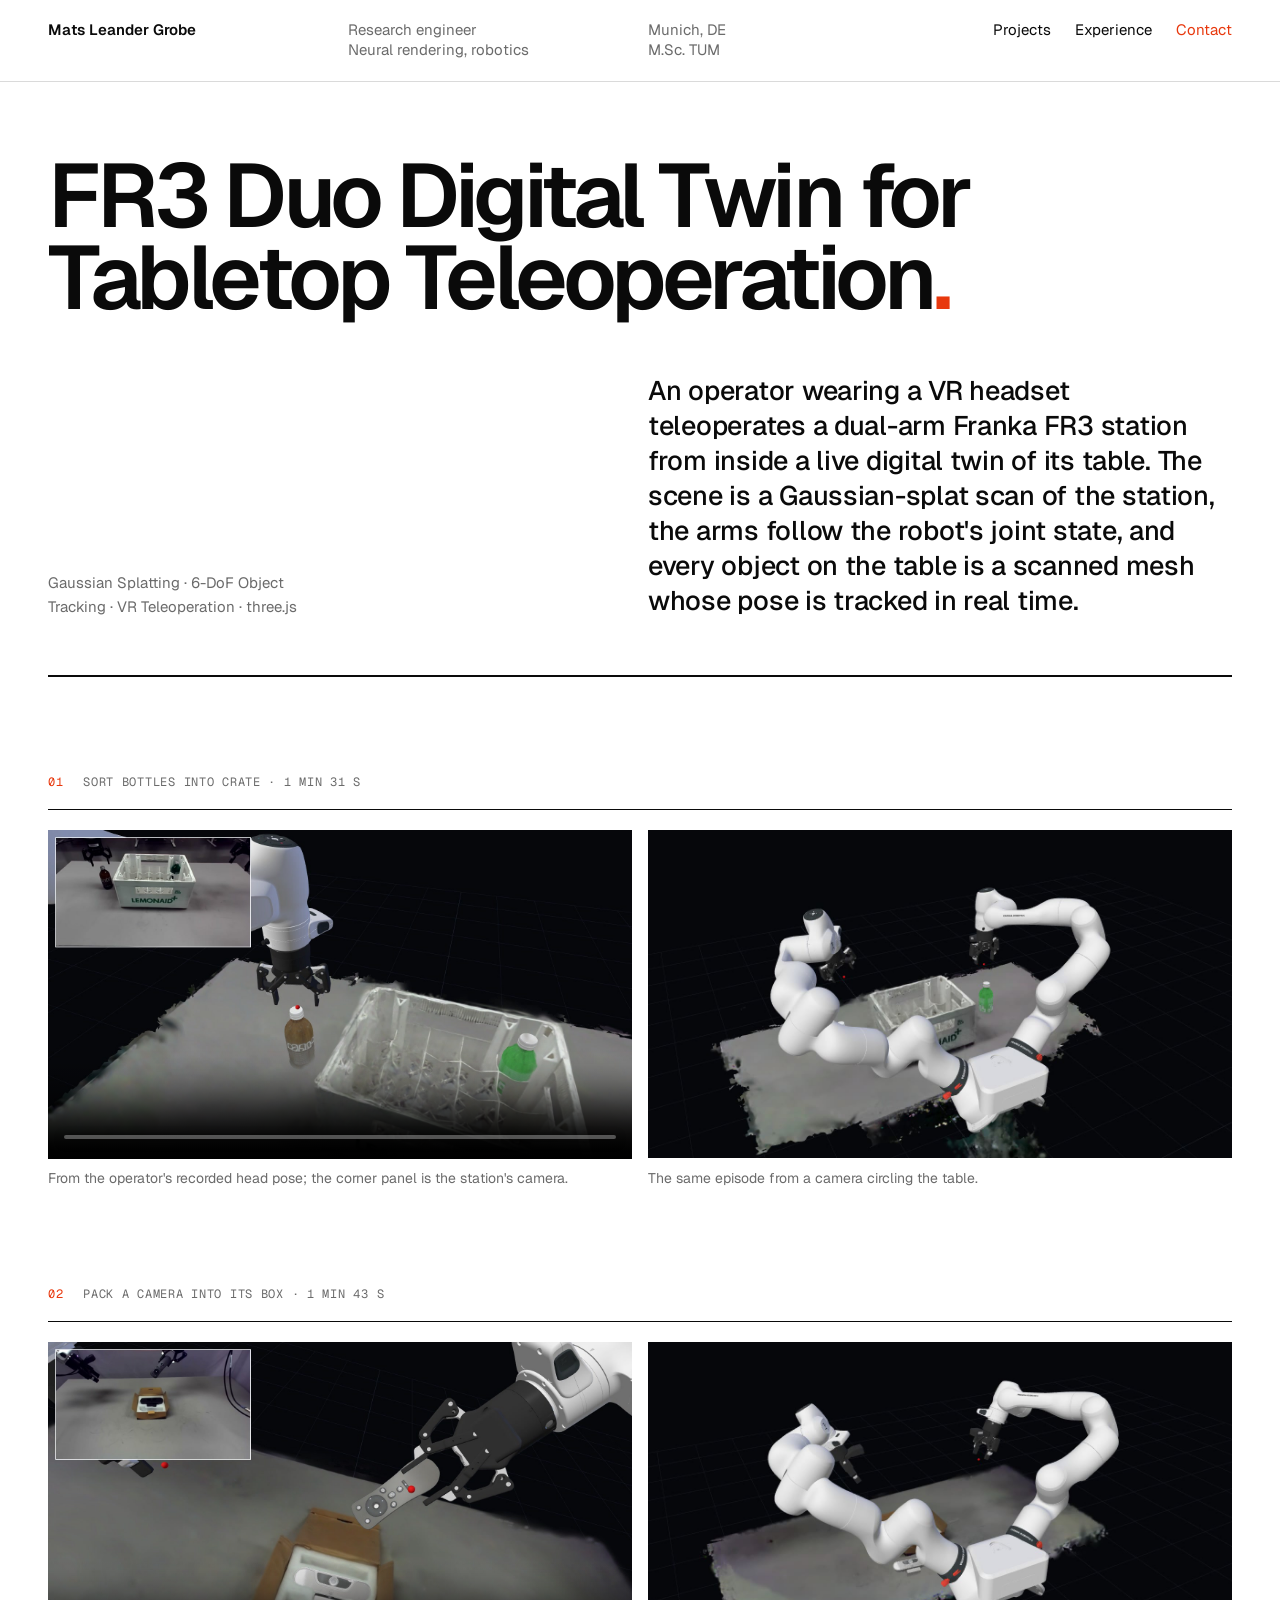
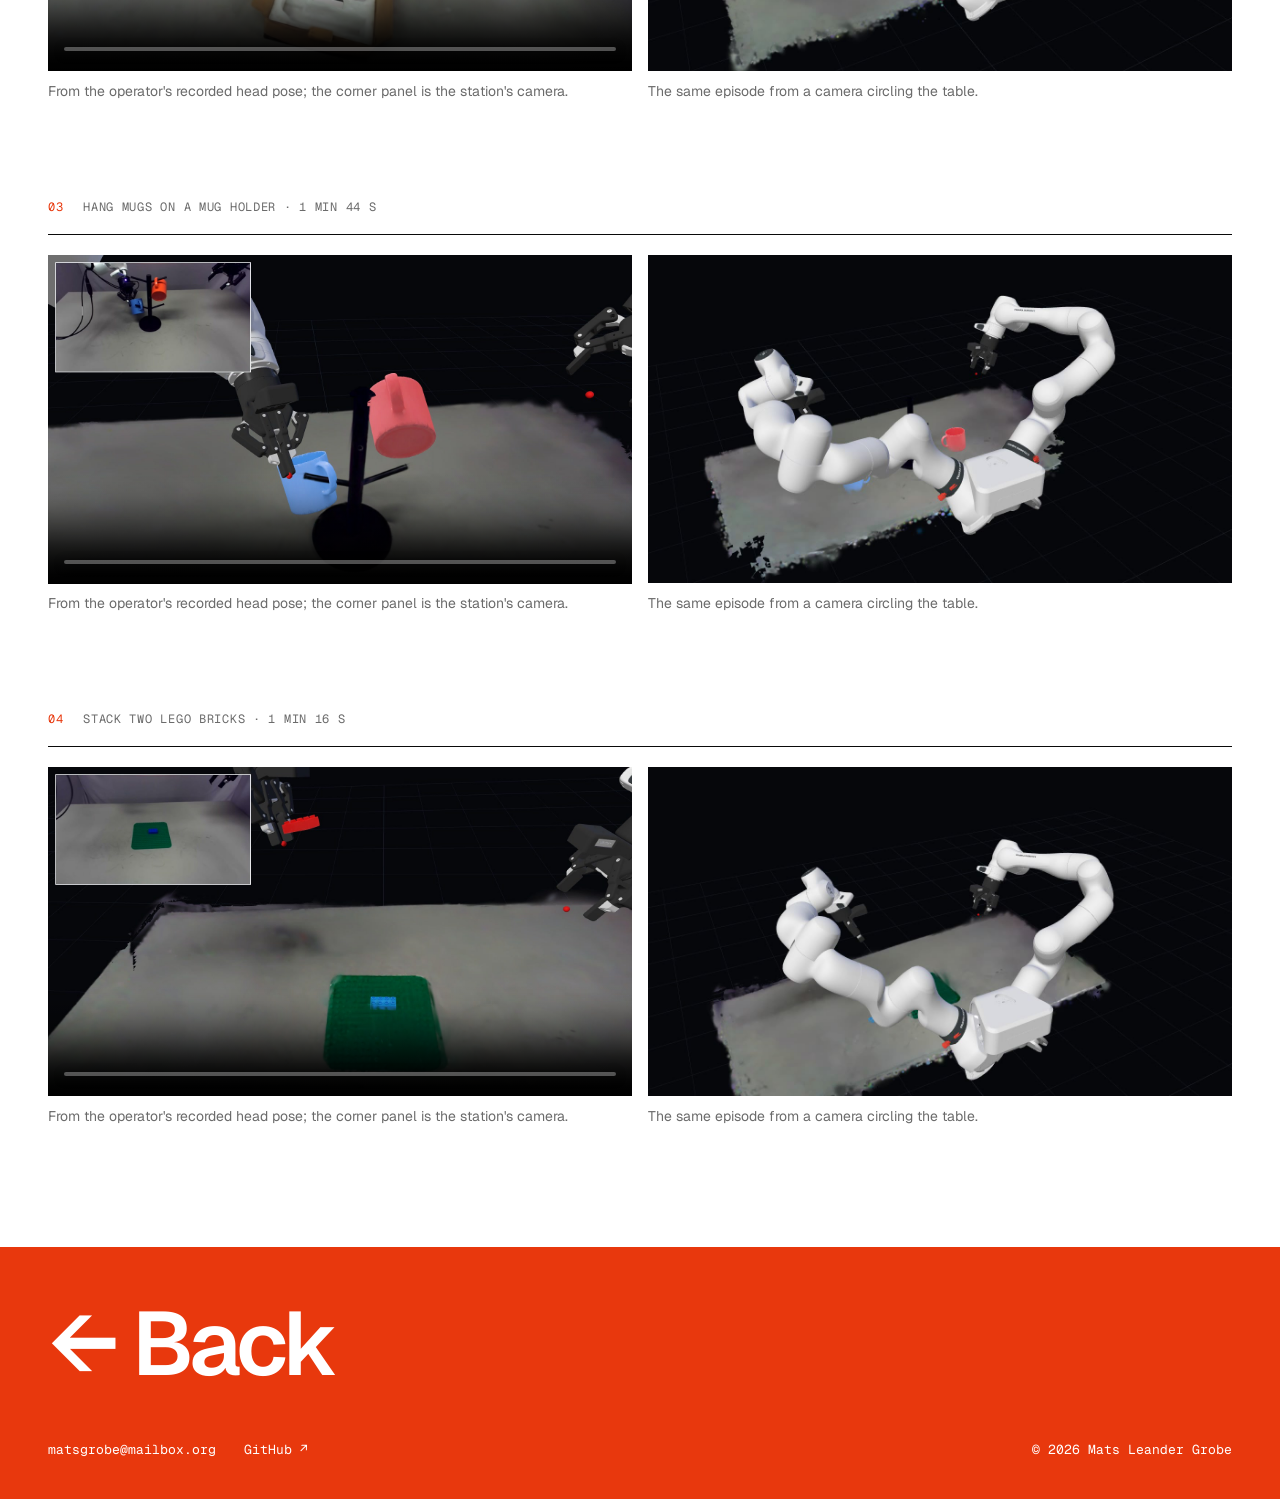
<file: twin-teleop/index.html>
<!DOCTYPE html>
<html lang="en">

<head>
    <meta charset="UTF-8">
    <meta name="viewport" content="width=device-width, initial-scale=1.0">
    <title>FR3 Duo Digital Twin | Mats Grobe</title>
    <link rel="preconnect" href="https://fonts.googleapis.com">
    <link href="https://fonts.googleapis.com/css2?family=Geist:wght@400;500;600&family=Geist+Mono:wght@400;500&display=swap"
        rel="stylesheet">
    <link rel="stylesheet" href="../style.css">
    <meta name="description"
        content="A digital twin framework for teleoperating a dual-arm Franka FR3 station on tabletop tasks: four recorded episodes, each shown from the operator's head pose and from an orbiting camera.">
    <style>
        .demo-hero {
            padding: 72px 0 56px;
            border-bottom: 2px solid var(--fg);
        }

        .demo-title {
            font-size: clamp(44px, 7vw, 104px);
            line-height: .92;
            font-weight: 600;
            letter-spacing: -.05em;
            max-width: 1100px;
        }

        .demo-pair {
            display: grid;
            grid-template-columns: repeat(2, minmax(0, 1fr));
            column-gap: 16px;
            margin-top: 20px;
        }

        .demo-pair video {
            width: 100%;
            aspect-ratio: 16 / 9;
            background: var(--fg);
        }

        .demo-pair figcaption {
            margin-top: 10px;
            font-size: 14px;
            color: var(--muted);
        }

        @media (max-width: 768px) {
            .demo-pair {
                grid-template-columns: 1fr;
                row-gap: 24px;
            }
        }
    </style>
</head>

<body>

    <nav class="topbar">
        <div class="wrap topbar-grid">
            <a href="../" class="topbar-name">Mats Leander Grobe</a>
            <span class="topbar-meta">Research engineer<br>Neural rendering, robotics</span>
            <span class="topbar-meta">Munich, DE<br>M.Sc. TUM</span>
            <ul class="topbar-links">
                <li><a href="../#projects">Projects</a></li>
                <li><a href="../#experience">Experience</a></li>
                <li><a href="../#contact" class="accent">Contact</a></li>
            </ul>
        </div>
    </nav>

    <main class="wrap">

        <header class="demo-hero">
            <h1 class="demo-title">FR3 Duo Digital Twin for Tabletop Teleoperation<span class="accent">.</span></h1>
            <div class="grid hero-foot">
                <div class="hero-cta">
                    <span class="row-stack">Gaussian Splatting · 6-DoF Object Tracking · VR Teleoperation · three.js</span>
                </div>
                <p class="hero-lede">
                    An operator wearing a VR headset teleoperates a dual-arm Franka FR3 station from inside a live
                    digital twin of its table. The scene is a Gaussian-splat scan of the station, the arms follow the
                    robot's joint state, and every object on the table is a scanned mesh whose pose is tracked in real
                    time.
                </p>
            </div>
        </header>

        <section class="block">
            <h2 class="block-label"><span>01</span> Sort bottles into crate · 1 min 31 s</h2>
            <div class="demo-pair">
                <figure>
                    <video controls muted playsinline preload="none"
                        poster="../assets/images/twin-teleop/sort-bottles-headpose.jpg">
                        <source src="../assets/videos/twin-teleop/sort-bottles-headpose.mp4" type="video/mp4">
                    </video>
                    <figcaption>From the operator's recorded head pose; the corner panel is the station's camera.</figcaption>
                </figure>
                <figure>
                    <video class="orbit" loop muted playsinline preload="none"
                        poster="../assets/images/twin-teleop/sort-bottles-orbit.jpg">
                        <source src="../assets/videos/twin-teleop/sort-bottles-orbit.mp4" type="video/mp4">
                    </video>
                    <figcaption>The same episode from a camera circling the table.</figcaption>
                </figure>
            </div>
        </section>

        <section class="block">
            <h2 class="block-label"><span>02</span> Pack a camera into its box · 1 min 43 s</h2>
            <div class="demo-pair">
                <figure>
                    <video controls muted playsinline preload="none"
                        poster="../assets/images/twin-teleop/pack-camera-headpose.jpg">
                        <source src="../assets/videos/twin-teleop/pack-camera-headpose.mp4" type="video/mp4">
                    </video>
                    <figcaption>From the operator's recorded head pose; the corner panel is the station's camera.</figcaption>
                </figure>
                <figure>
                    <video class="orbit" loop muted playsinline preload="none"
                        poster="../assets/images/twin-teleop/pack-camera-orbit.jpg">
                        <source src="../assets/videos/twin-teleop/pack-camera-orbit.mp4" type="video/mp4">
                    </video>
                    <figcaption>The same episode from a camera circling the table.</figcaption>
                </figure>
            </div>
        </section>

        <section class="block">
            <h2 class="block-label"><span>03</span> Hang mugs on a mug holder · 1 min 44 s</h2>
            <div class="demo-pair">
                <figure>
                    <video controls muted playsinline preload="none"
                        poster="../assets/images/twin-teleop/hang-mugs-headpose.jpg">
                        <source src="../assets/videos/twin-teleop/hang-mugs-headpose.mp4" type="video/mp4">
                    </video>
                    <figcaption>From the operator's recorded head pose; the corner panel is the station's camera.</figcaption>
                </figure>
                <figure>
                    <video class="orbit" loop muted playsinline preload="none"
                        poster="../assets/images/twin-teleop/hang-mugs-orbit.jpg">
                        <source src="../assets/videos/twin-teleop/hang-mugs-orbit.mp4" type="video/mp4">
                    </video>
                    <figcaption>The same episode from a camera circling the table.</figcaption>
                </figure>
            </div>
        </section>

        <section class="block">
            <h2 class="block-label"><span>04</span> Stack two Lego bricks · 1 min 16 s</h2>
            <div class="demo-pair">
                <figure>
                    <video controls muted playsinline preload="none"
                        poster="../assets/images/twin-teleop/stack-lego-headpose.jpg">
                        <source src="../assets/videos/twin-teleop/stack-lego-headpose.mp4" type="video/mp4">
                    </video>
                    <figcaption>From the operator's recorded head pose; the corner panel is the station's camera.</figcaption>
                </figure>
                <figure>
                    <video class="orbit" loop muted playsinline preload="none"
                        poster="../assets/images/twin-teleop/stack-lego-orbit.jpg">
                        <source src="../assets/videos/twin-teleop/stack-lego-orbit.mp4" type="video/mp4">
                    </video>
                    <figcaption>The same episode from a camera circling the table.</figcaption>
                </figure>
            </div>
        </section>

    </main>

    <footer class="contact">
        <div class="wrap">
            <a href="../" class="contact-mail">← Back</a>
            <div class="contact-foot">
                <div class="contact-links">
                    <a href="mailto:matsgrobe@mailbox.org">matsgrobe@mailbox.org</a>
                    <a href="https://github.com/matsgrobe" target="_blank">GitHub ↗</a>
                </div>
                <span>© 2026 Mats Leander Grobe</span>
            </div>
        </div>
    </footer>

    <script>
        // The orbit clips play on their own while on screen and pause off it, so
        // eight clips never stream at once; the head-pose clips wait for a click.
        var observer = new IntersectionObserver(function (entries) {
            entries.forEach(function (entry) {
                if (entry.isIntersecting) entry.target.play().catch(function () { });
                else entry.target.pause();
            });
        }, { threshold: 0.5 });
        document.querySelectorAll('video.orbit').forEach(function (v) { observer.observe(v); });
    </script>
</body>

</html>
</file>
<file: style.css>
/* Swiss index: white ground, black type, one signal red, a 12-column grid. */
:root {
    --bg: #ffffff;
    --fg: #0a0a0a;
    --muted: #6b6b6b;
    --rule: #dadada;
    --panel: #f5f5f3;
    --accent: #e8380d;

    --sans: 'Geist', system-ui, -apple-system, sans-serif;
    --mono: 'Geist Mono', ui-monospace, monospace;

    --gutter: 48px;
    --max: 1440px;
}

* {
    margin: 0;
    padding: 0;
    box-sizing: border-box;
}

html {
    scroll-behavior: smooth;
    scroll-padding-top: 96px;
}

body {
    background: var(--bg);
    color: var(--fg);
    font-family: var(--sans);
    font-size: 17px;
    line-height: 1.5;
    -webkit-font-smoothing: antialiased;
}

a {
    color: inherit;
    text-decoration: none;
    transition: color .15s;
}

a:hover {
    color: var(--accent);
}

ul {
    list-style: none;
}

img,
video {
    display: block;
    max-width: 100%;
}

.accent {
    color: var(--accent);
}

.wrap {
    max-width: var(--max);
    margin: 0 auto;
    padding: 0 var(--gutter);
}

.grid {
    display: grid;
    grid-template-columns: repeat(12, minmax(0, 1fr));
    column-gap: 16px;
}

/* --- top bar ------------------------------------------------------------ */

.topbar {
    position: sticky;
    top: 0;
    z-index: 10;
    background: rgba(255, 255, 255, .92);
    backdrop-filter: blur(10px);
    border-bottom: 1px solid var(--rule);
}

.topbar-grid {
    display: grid;
    grid-template-columns: repeat(4, minmax(0, 1fr));
    column-gap: 16px;
    padding-top: 20px;
    padding-bottom: 20px;
    font-size: 15px;
    line-height: 1.35;
}

.topbar-name {
    font-weight: 600;
}

.topbar-meta {
    color: var(--muted);
}

.topbar-links {
    display: flex;
    justify-content: flex-end;
    gap: 24px;
}

/* --- hero --------------------------------------------------------------- */

.hero {
    padding: 72px 0 56px;
    border-bottom: 2px solid var(--fg);
}

.hero-name {
    font-size: clamp(64px, 16vw, 232px);
    line-height: .8;
    font-weight: 600;
    letter-spacing: -.065em;
    margin-left: -.04em;
}

.hero-foot {
    margin-top: 56px;
    align-items: end;
}

.hero-cta {
    grid-column: span 4;
    display: flex;
    flex-direction: column;
    gap: 12px;
    max-width: 280px;
}

.hero-lede {
    grid-column: 7 / span 6;
    font-size: clamp(20px, 2.1vw, 30px);
    line-height: 1.3;
    letter-spacing: -.01em;
    font-weight: 500;
}

.arrow-link {
    display: flex;
    justify-content: space-between;
    border-bottom: 1px solid var(--fg);
    padding-bottom: 10px;
}

/* --- section blocks ----------------------------------------------------- */

.block {
    padding-top: 96px;
}

.block-label {
    font-family: var(--mono);
    font-size: 12px;
    font-weight: 400;
    text-transform: uppercase;
    letter-spacing: .06em;
    color: var(--muted);
    padding-bottom: 18px;
    border-bottom: 1px solid var(--fg);
}

.block-label span {
    color: var(--accent);
    margin-right: 12px;
}

/* --- project index ------------------------------------------------------ */

.index-head,
.row {
    display: grid;
    grid-template-columns: 48px 320px minmax(0, 1fr) 200px 120px;
    column-gap: 24px;
}

.index-head {
    padding: 14px 0;
    border-bottom: 1px solid var(--rule);
    font-family: var(--mono);
    font-size: 12px;
    text-transform: uppercase;
    letter-spacing: .06em;
    color: var(--muted);
}

.row {
    padding: 28px 0;
    border-bottom: 1px solid var(--rule);
    align-items: start;
}

.row-first {
    border-top: 0;
}

.row-no {
    font-family: var(--mono);
    font-size: 14px;
    color: var(--muted);
    padding-top: 6px;
}

.row:hover .row-no {
    color: var(--accent);
}

.row-media {
    aspect-ratio: 16 / 9;
    overflow: hidden;
    background: var(--panel);
}

.row-media img,
.row-media video {
    width: 100%;
    height: 100%;
    object-fit: cover;
}

.row-media-contain {
    position: relative;
    align-self: stretch;
    aspect-ratio: auto;
    min-height: 180px;
    background: #000;
}

.row-media-contain video {
    position: absolute;
    inset: 0;
    object-fit: contain;
}

.row-media-type {
    display: flex;
    align-items: flex-end;
    padding: 16px;
    background: var(--fg);
    color: var(--bg);
    font-size: 28px;
    font-weight: 600;
    letter-spacing: -.03em;
    line-height: 1;
}

.row-title {
    font-size: clamp(22px, 2.2vw, 32px);
    font-weight: 500;
    letter-spacing: -.02em;
    line-height: 1.12;
    margin-bottom: 12px;
}

.row-body p {
    color: #3a3a3a;
    max-width: 640px;
}

.row-body .row-sub {
    font-family: var(--mono);
    font-size: 13px;
    color: var(--muted);
    margin-bottom: 10px;
}

.row-stack {
    font-size: 15px;
    color: var(--muted);
    padding-top: 6px;
    line-height: 1.6;
}

.row-links {
    display: flex;
    flex-direction: column;
    gap: 6px;
    font-size: 15px;
    padding-top: 6px;
    text-align: right;
}

/* --- dated entries (education, experience, volunteering) ---------------- */

.entry {
    display: grid;
    grid-template-columns: 220px minmax(0, 1fr) 200px;
    column-gap: 24px;
    padding: 28px 0;
    border-bottom: 1px solid var(--rule);
}

.entry-date {
    font-family: var(--mono);
    font-size: 13px;
    color: var(--muted);
    padding-top: 6px;
}

.entry-title {
    font-size: 24px;
    font-weight: 500;
    letter-spacing: -.015em;
    line-height: 1.2;
}

.entry-org {
    color: var(--muted);
    margin-top: 4px;
}

.entry-body ul {
    margin-top: 14px;
    max-width: 720px;
    color: #3a3a3a;
}

.entry-body li {
    position: relative;
    padding-left: 20px;
    margin-bottom: 4px;
}

.entry-body li::before {
    content: "–";
    position: absolute;
    left: 0;
    color: var(--muted);
}

.entry-note {
    text-align: right;
    font-size: 15px;
    padding-top: 6px;
}

/* --- skills ------------------------------------------------------------- */

.skills {
    display: grid;
    grid-template-columns: repeat(3, minmax(0, 1fr));
    column-gap: 24px;
    padding-top: 28px;
}

.skills-head {
    font-size: 15px;
    font-weight: 600;
    margin-bottom: 12px;
}

.skills-list li {
    padding: 10px 0;
    border-bottom: 1px solid var(--rule);
}

.skills-pairs li {
    display: flex;
    justify-content: space-between;
}

.skills-pairs li span:last-child {
    color: var(--muted);
}

/* --- contact ------------------------------------------------------------ */

.contact {
    margin-top: 120px;
    background: var(--accent);
    color: #fff;
    padding: 56px 0 40px;
}

.contact a:hover {
    color: var(--fg);
}

.contact-kicker {
    font-size: 17px;
    margin-bottom: 24px;
}

.contact-mail {
    display: inline-block;
    font-size: clamp(48px, 7vw, 104px);
    font-weight: 600;
    letter-spacing: -.045em;
    line-height: .9;
}

.contact-foot {
    display: flex;
    justify-content: space-between;
    align-items: end;
    gap: 24px;
    flex-wrap: wrap;
    margin-top: 56px;
    font-family: var(--mono);
    font-size: 13px;
}

.contact-links {
    display: flex;
    gap: 28px;
    flex-wrap: wrap;
}

/* --- small screens ------------------------------------------------------ */

@media (max-width: 1000px) {
    .index-head {
        display: none;
    }

    .row {
        grid-template-columns: 40px minmax(0, 1fr);
        row-gap: 14px;
    }

    .row-media,
    .row-body,
    .row-stack,
    .row-links {
        grid-column: 2;
    }

    .row-media-contain {
        aspect-ratio: 16 / 9;
        min-height: 0;
    }

    .row-links {
        flex-direction: row;
        gap: 20px;
        text-align: left;
    }
}

@media (max-width: 768px) {
    :root {
        --gutter: 16px;
    }

    .topbar-grid {
        grid-template-columns: 1fr;
        row-gap: 8px;
        padding-top: 14px;
        padding-bottom: 14px;
    }

    .topbar-meta {
        display: none;
    }

    .topbar-links {
        justify-content: flex-start;
        gap: 18px;
    }

    .hero {
        padding-top: 48px;
    }

    .hero-cta,
    .hero-lede {
        grid-column: 1 / -1;
    }

    .hero-lede {
        order: -1;
        margin-bottom: 32px;
    }

    .hero-cta {
        max-width: none;
    }

    .block {
        padding-top: 64px;
    }

    .entry {
        grid-template-columns: 1fr;
        row-gap: 8px;
    }

    .entry-note {
        text-align: left;
    }

    .skills {
        grid-template-columns: 1fr;
        row-gap: 32px;
    }
}
</file>
